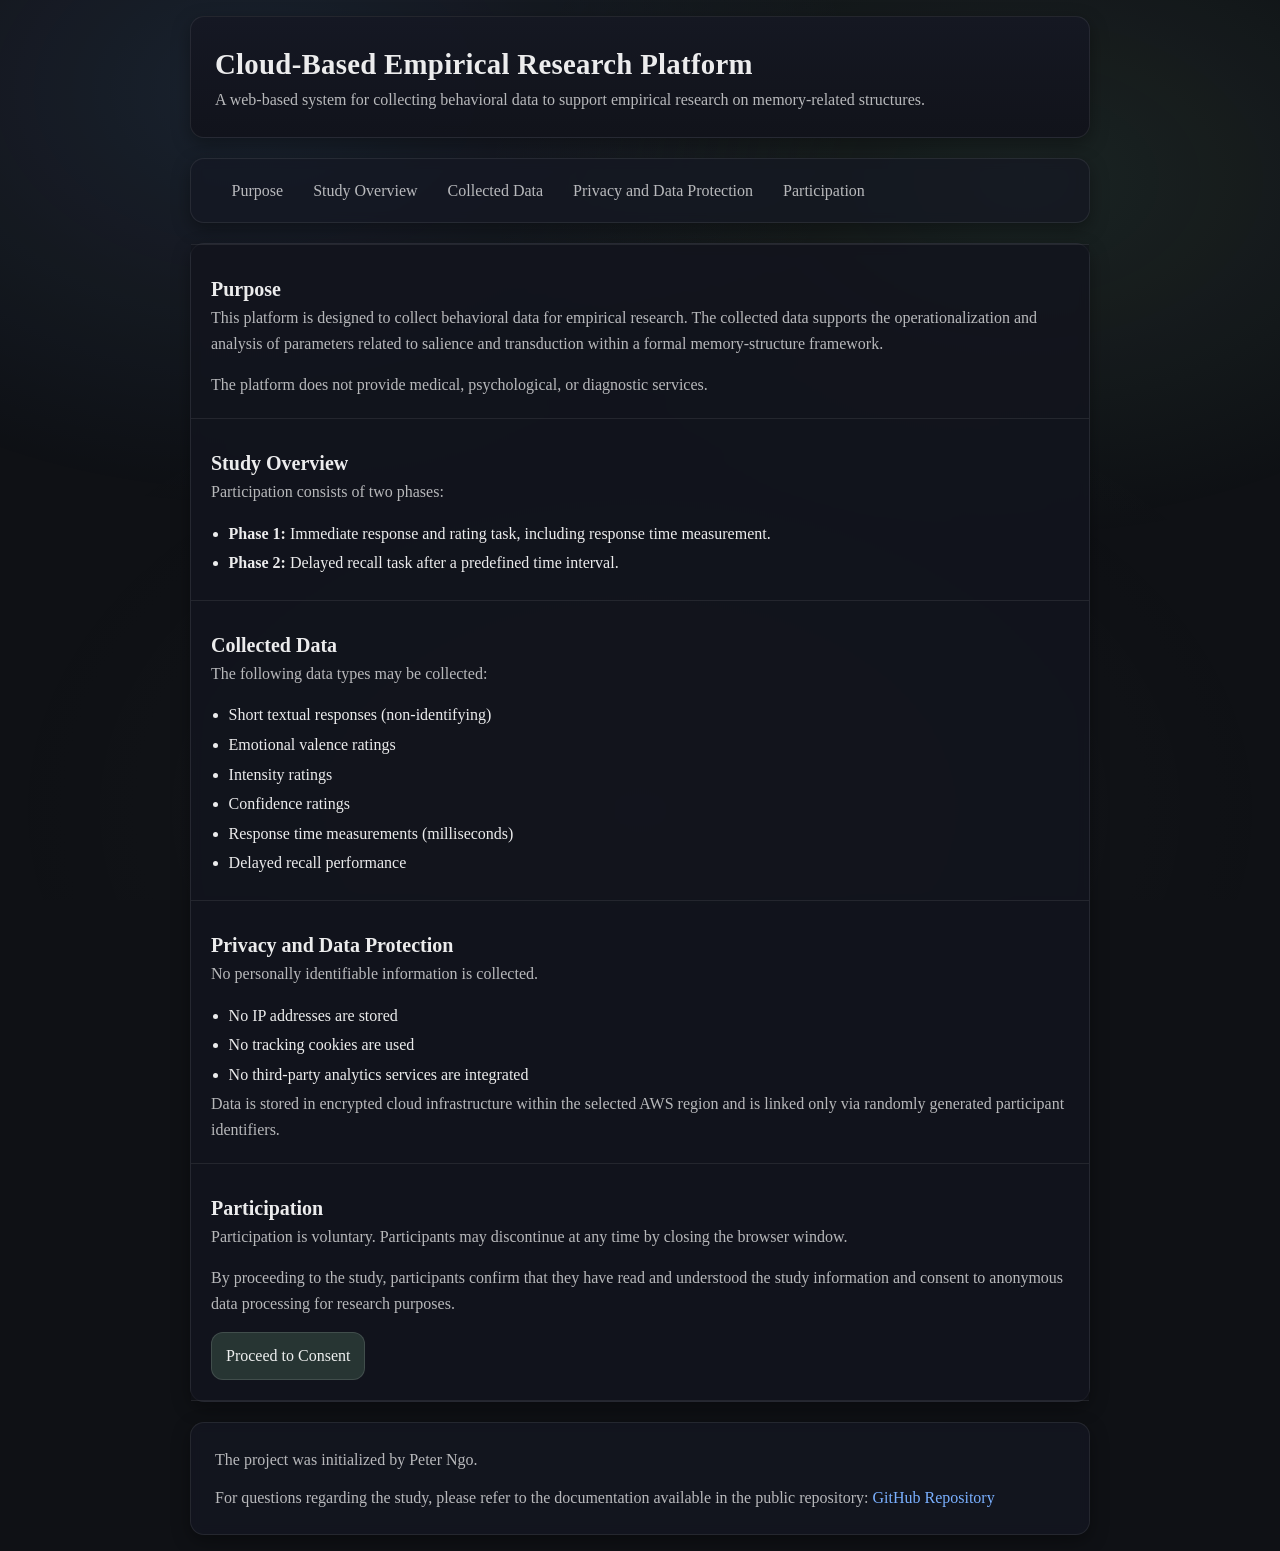
<file: study-platform/index.html>
<!DOCTYPE html>
<html lang="en">

<head>
    <meta charset="UTF-8">
    <meta http-equiv="X-UA-Compatible" content="IE=edge">
    <meta name="viewport" content="width=device-width, initial-scale=1.0">
    <title>Cloud-Based Empirical Research Platform</title>
    <link rel="stylesheet" href="website.css">
</head>

<body>

<div class="page">

    <header class="header">
        <div class="header-content">
            <div>
                <h1>Cloud-Based Empirical Research Platform</h1>
                <p>
                    A web-based system for collecting behavioral data to support
                    empirical research on memory-related structures.
                </p>
            </div>
        </div>
    </header>

    <nav class="toc" aria-label="Table of contents">
        <ul class="toc-list no-bullets">
            <li><a href="#purpose">Purpose</a></li>
            <li><a href="#study-overview">Study Overview</a></li>
            <li><a href="#collected-data">Collected Data</a></li>
            <li><a href="#privacy-data-protection">Privacy and Data Protection</a></li>
            <li><a href="#participation">Participation</a></li>
        </ul>
    </nav>

    <main>

        <article class="card" id="purpose">
            <h2>Purpose</h2>
            <p>
                This platform is designed to collect behavioral data for empirical research.
                The collected data supports the operationalization and analysis of parameters
                related to salience and transduction within a formal memory-structure framework.
            </p>
            <p>
                The platform does not provide medical, psychological, or diagnostic services.
            </p>
        </article>

        <article class="card" id="study-overview">
            <h2>Study Overview</h2>
            <p>
                Participation consists of two phases:
            </p>
            <ul>
                <li>
                    <strong>Phase 1:</strong> Immediate response and rating task, including
                    response time measurement.
                </li>
                <li>
                    <strong>Phase 2:</strong> Delayed recall task after a predefined time interval.
                </li>
            </ul>
        </article>

        <article class="card" id="collected-data">
            <h2>Collected Data</h2>
            <p>
                The following data types may be collected:
            </p>
            <ul>
                <li>Short textual responses (non-identifying)</li>
                <li>Emotional valence ratings</li>
                <li>Intensity ratings</li>
                <li>Confidence ratings</li>
                <li>Response time measurements (milliseconds)</li>
                <li>Delayed recall performance</li>
            </ul>
        </article>

        <article class="card" id="privacy-data-protection">
            <h2>Privacy and Data Protection</h2>
            <p>
                No personally identifiable information is collected.
            </p>
            <ul>
                <li>No IP addresses are stored</li>
                <li>No tracking cookies are used</li>
                <li>No third-party analytics services are integrated</li>
            </ul>
            <p>
                Data is stored in encrypted cloud infrastructure within the selected AWS region
                and is linked only via randomly generated participant identifiers.
            </p>
        </article>

        <article class="card" id="participation">
            <h2>Participation</h2>
            <p>
                Participation is voluntary. Participants may discontinue at any time by closing
                the browser window.
            </p>
            <p>
                By proceeding to the study, participants confirm that they have read and
                understood the study information and consent to anonymous data processing
                for research purposes.
            </p>

            <div style="margin-top: 14px;">
                <a class="btn btn-primary" href="consent.html">Proceed to Consent</a>
            </div>
        </article>

    </main>

    <footer>
        <div class="footer-section">
            <p>
                The project was initialized by Peter Ngo.
            </p>
            <p>
                For questions regarding the study, please refer to the documentation
                available in the public repository:
                <a href="https://github.com/stoicfist/LifeRayTheory-public" target="_blank" rel="noopener noreferrer">
                    GitHub Repository
                </a>
            </p>
        </div>
    </footer>

</div>

</body>
</html>
</file>
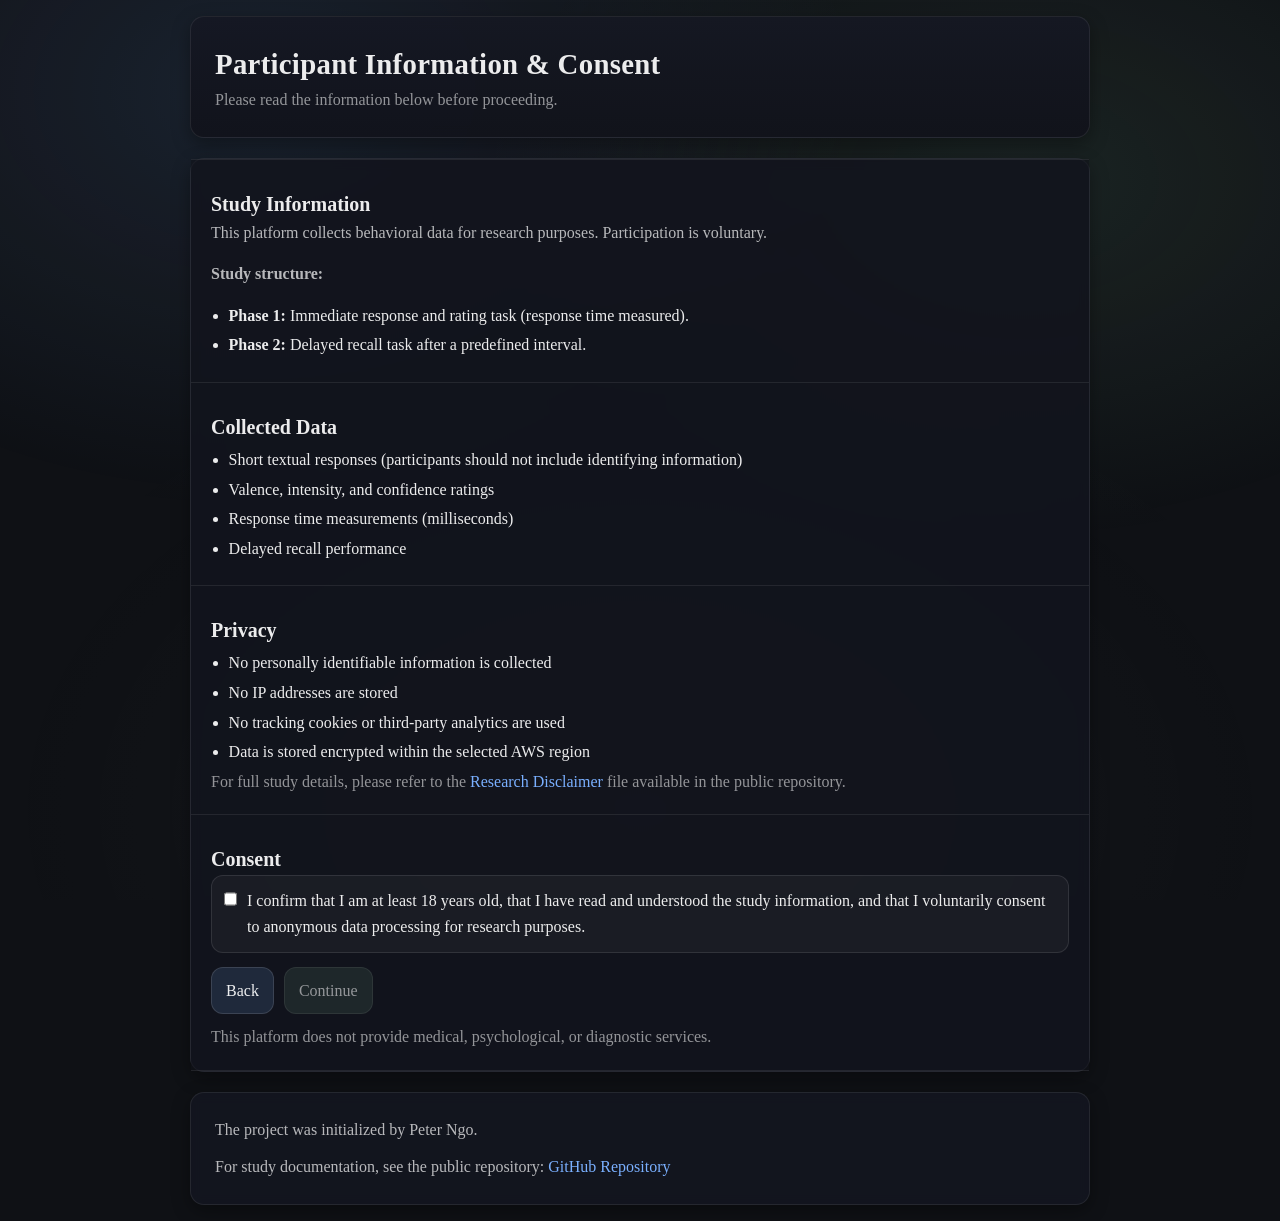
<file: study-platform/consent.html>
<!DOCTYPE html>
<html lang="en">
<head>
  <meta charset="UTF-8" />
  <meta http-equiv="X-UA-Compatible" content="IE=edge" />
  <meta name="viewport" content="width=device-width, initial-scale=1.0" />
  <title>Consent – Empirical Research Platform</title>
  <link rel="stylesheet" href="website.css">
</head>

<body>
  <div class="page">

    <header class="header">
      <div class="header-content">
        <div>
          <h1>Participant Information & Consent</h1>
          <p class="muted">
            Please read the information below before proceeding.
          </p>
        </div>
      </div>
    </header>

    <main>
      <section class="card">
        <h2>Study Information</h2>
        <p>
          This platform collects behavioral data for research purposes.
          Participation is voluntary.
        </p>

        <p><strong>Study structure:</strong></p>
        <ul>
          <li><strong>Phase 1:</strong> Immediate response and rating task (response time measured).</li>
          <li><strong>Phase 2:</strong> Delayed recall task after a predefined interval.</li>
        </ul>
      </section>

      <section class="card">
        <h2>Collected Data</h2>
        <ul>
          <li>Short textual responses (participants should not include identifying information)</li>
          <li>Valence, intensity, and confidence ratings</li>
          <li>Response time measurements (milliseconds)</li>
          <li>Delayed recall performance</li>
        </ul>
      </section>

      <section class="card">
        <h2>Privacy</h2>
        <ul>
          <li>No personally identifiable information is collected</li>
          <li>No IP addresses are stored</li>
          <li>No tracking cookies or third-party analytics are used</li>
          <li>Data is stored encrypted within the selected AWS region</li>
        </ul>
        <p class="muted">
          For full study details, please refer to the <a href="https://github.com/stoicfist/LifeRayTheory-public/blob/main/docs/research-disclaimer.md"
          target="_blank" rel="noopener noreferrer"> Research Disclaimer </a>
          file available in the public repository.
        </p>
      </section>

      <section class="card">
        <h2>Consent</h2>

        <div class="consent-row">
          <input type="checkbox" id="consentCheck" />
          <label for="consentCheck">
            I confirm that I am at least 18 years old, that I have read and understood
            the study information, and that I voluntarily consent to anonymous data processing
            for research purposes.
          </label>
        </div>

        <div style="margin-top: 14px; display: flex; gap: 10px; flex-wrap: wrap;">
          <a class="btn" href="index.html">Back</a>
          <a class="btn btn-primary" id="continueBtn" href="study.html" aria-disabled="true" style="pointer-events: none; opacity: 0.6;">
            Continue
          </a>
        </div>

        <p class="muted" style="margin-top: 10px;">
          This platform does not provide medical, psychological, or diagnostic services.
        </p>
      </section>
    </main>

    <footer>
      <div class="footer-section">
        <p>The project was initialized by Peter Ngo.</p>
        <p>
          For study documentation, see the public repository:
          <a href="https://github.com/stoicfist/LifeRayTheory-public" target="_blank" rel="noopener noreferrer">
            GitHub Repository
          </a>
        </p>
      </div>
    </footer>

  </div>

  <script src="consent.js" defer></script>
</body>
</html>
</file>
<file: study-platform/website.css>
/* Allgemeine Einstellungen */
* {
    box-sizing: border-box;
    margin: 0;
    padding: 0;
}

.header-content {
    display: flex;
    align-items: center;
    justify-content: space-between;
}

/* Listenpunkte entfernen */
.no-bullets {
    list-style: none;
    padding: 0;
}

/* =========================
   Research UI polish (dark)
   ========================= */

/* Theme tokens */
:root {
  --bg: #0f1115;
  --panel: #151823;
  --panel-2: #11131b;
  --border: rgba(255, 255, 255, 0.08);
  --text: rgba(255, 255, 255, 0.92);
  --muted: rgba(255, 255, 255, 0.70);
  --subtle: rgba(255, 255, 255, 0.55);
  --link: #7ab0ff;
  --accent: #9ae6b4; /* soft mint */
  --danger: #ff6b6b;

  --shadow: 0 10px 30px rgba(0,0,0,0.45);
  --shadow-soft: 0 6px 18px rgba(0,0,0,0.35);
  --radius: 14px;
}

/* Improve typography */
body {
  background-color: var(--bg);
  color: var(--text);
  line-height: 1.6;
  padding: 16px;
}

/* Subtle background grain (optional, tasteful) */
body::before {
  content: "";
  position: fixed;
  inset: 0;
  pointer-events: none;
  background: radial-gradient(1000px 700px at 20% 10%, rgba(122,176,255,0.12), transparent 60%),
              radial-gradient(900px 600px at 80% 20%, rgba(154,230,180,0.10), transparent 60%),
              radial-gradient(1200px 800px at 50% 90%, rgba(255,255,255,0.04), transparent 60%);
  opacity: 0.9;
  z-index: -1;
}

/* Single-column page wrapper */
.page {
  display: flex;
  flex-direction: column;
  Width: min(900px, 100%);
  margin: 0 auto;
  gap: 20px;
}

/* Panels feel more "card-like" */
.header, main, footer {
  border: 1px solid var(--border);
  border-radius: var(--radius);
  box-shadow: var(--shadow-soft);
  backdrop-filter: blur(6px);
}

.header {
  background: linear-gradient(180deg, rgba(21,24,35,0.95), rgba(17,19,27,0.95));
  padding: 24px;
}

main {
  background: rgba(21,24,35,0.78);
  display: flex;
  flex-direction: column;
  gap: 0;
}

footer {
  background: rgba(21,24,35,0.70);
  padding: 24px;
}

/* Headings */
h1 {
  font-size: 1.8rem;
  letter-spacing: 0.01em;
}
h2 {
  font-size: 1.25rem;
  margin-top: 8px;
}
h3 {
  font-size: 1.05rem;
}

/* Paragraphs */
p {
  color: var(--muted);
}
small, .muted {
  color: var(--subtle);
}

/* Links */
a {
  color: var(--link);
  text-decoration: none;
}
a:hover {
  text-decoration: underline;
}

/* List spacing */
ul {
  margin-left: 1.1rem;
}
li {
  margin: 0.25rem 0;
}

/* Section cards inside main */
.card {
  background: rgba(17,19,27,0.55);
  border: 1px solid var(--border);
  border-radius: calc(var(--radius) - 2px);
  padding: 20px;
  box-shadow: none;
  border-top: none;
  border-left: none;
  border-right: none;
  border-radius: 0;
  transition: transform 120ms ease, box-shadow 120ms ease, border-color 120ms ease;
}
.card:first-child {
  border-top: 1px solid var(--border);
  border-radius: 0;
}
.card:last-child {
  border-radius: 0;
}
.card:hover {
  transform: translateY(-2px);
  box-shadow: var(--shadow-soft);
  border-color: rgba(255,255,255,0.12);
}

.card p {
    margin-bottom: 1rem;
}

.card p:last-child {
    margin-bottom: 0;
}

/* Micro feedback */
:focus-visible {
  outline: 2px solid rgba(122,176,255,0.55);
  outline-offset: 2px;
}

/* Buttons */
.btn {
  display: inline-flex;
  align-items: center;
  justify-content: center;
  gap: 8px;
  padding: 10px 14px;
  border-radius: 12px;
  border: 1px solid rgba(255,255,255,0.12);
  background: rgba(122,176,255,0.14);
  color: var(--text);
  cursor: pointer;
  transition: transform 120ms ease, background 120ms ease, border-color 120ms ease;
  user-select: none;
}
.btn:hover {
  transform: translateY(-1px);
  background: rgba(122,176,255,0.20);
  border-color: rgba(255,255,255,0.18);
}
.btn:active {
  transform: translateY(0px);
}
.btn-primary {
  background: rgba(154,230,180,0.16);
}
.btn-primary:hover {
  background: rgba(154,230,180,0.22);
}

/* Inline "pill" badges */
.pill {
  display: inline-block;
  font-size: 0.85rem;
  padding: 4px 10px;
  border-radius: 999px;
  border: 1px solid rgba(255,255,255,0.12);
  background: rgba(255,255,255,0.06);
  color: var(--muted);
}

/* Consent checkbox row */
.consent-row {
  display: flex;
  gap: 10px;
  align-items: flex-start;
  padding: 12px;
  border-radius: 12px;
  border: 1px solid rgba(255,255,255,0.10);
  background: rgba(255,255,255,0.04);
}
.consent-row input[type="checkbox"] {
  width: 18px;
  height: 18px;
  margin-top: 2px;
  accent-color: #7ab0ff;
}

/* Footer section */
.footer-section {
  display: flex;
  flex-direction: column;
  gap: 12px;
}

/* Minimal TOC navigation (document-style) */
.toc {
  border: 1px solid var(--border);
  border-radius: var(--radius);
  background: rgba(21,24,35,0.70);
  box-shadow: var(--shadow-soft);
  backdrop-filter: blur(6px);
  padding: 10px 14px;
}

.toc-list {
  display: flex;
  flex-wrap: wrap;
  gap: 8px 12px;
}

.toc-list a {
  display: inline-block;
  padding: 4px 8px;
  border-radius: 8px;
  color: var(--muted);
  border: 1px solid transparent;
  transition: color 120ms ease, background-color 120ms ease, border-color 120ms ease;
}

.toc-list a:hover {
  color: var(--text);
  text-decoration: none;
  background: rgba(255,255,255,0.05);
  border-color: var(--border);
}

/* Responsive: keep content readable on small screens */
@media (max-width: 768px) {
  body {
    padding: 12px;
  }

  .page {
    width: 100%;
  }

  h1 {
    font-size: 1.5rem;
  }

  h2 {
    font-size: 1.1rem;
  }

  .toc {
    padding: 10px 12px;
  }

  .toc-list {
    gap: 6px 10px;
  }
}
</file>
